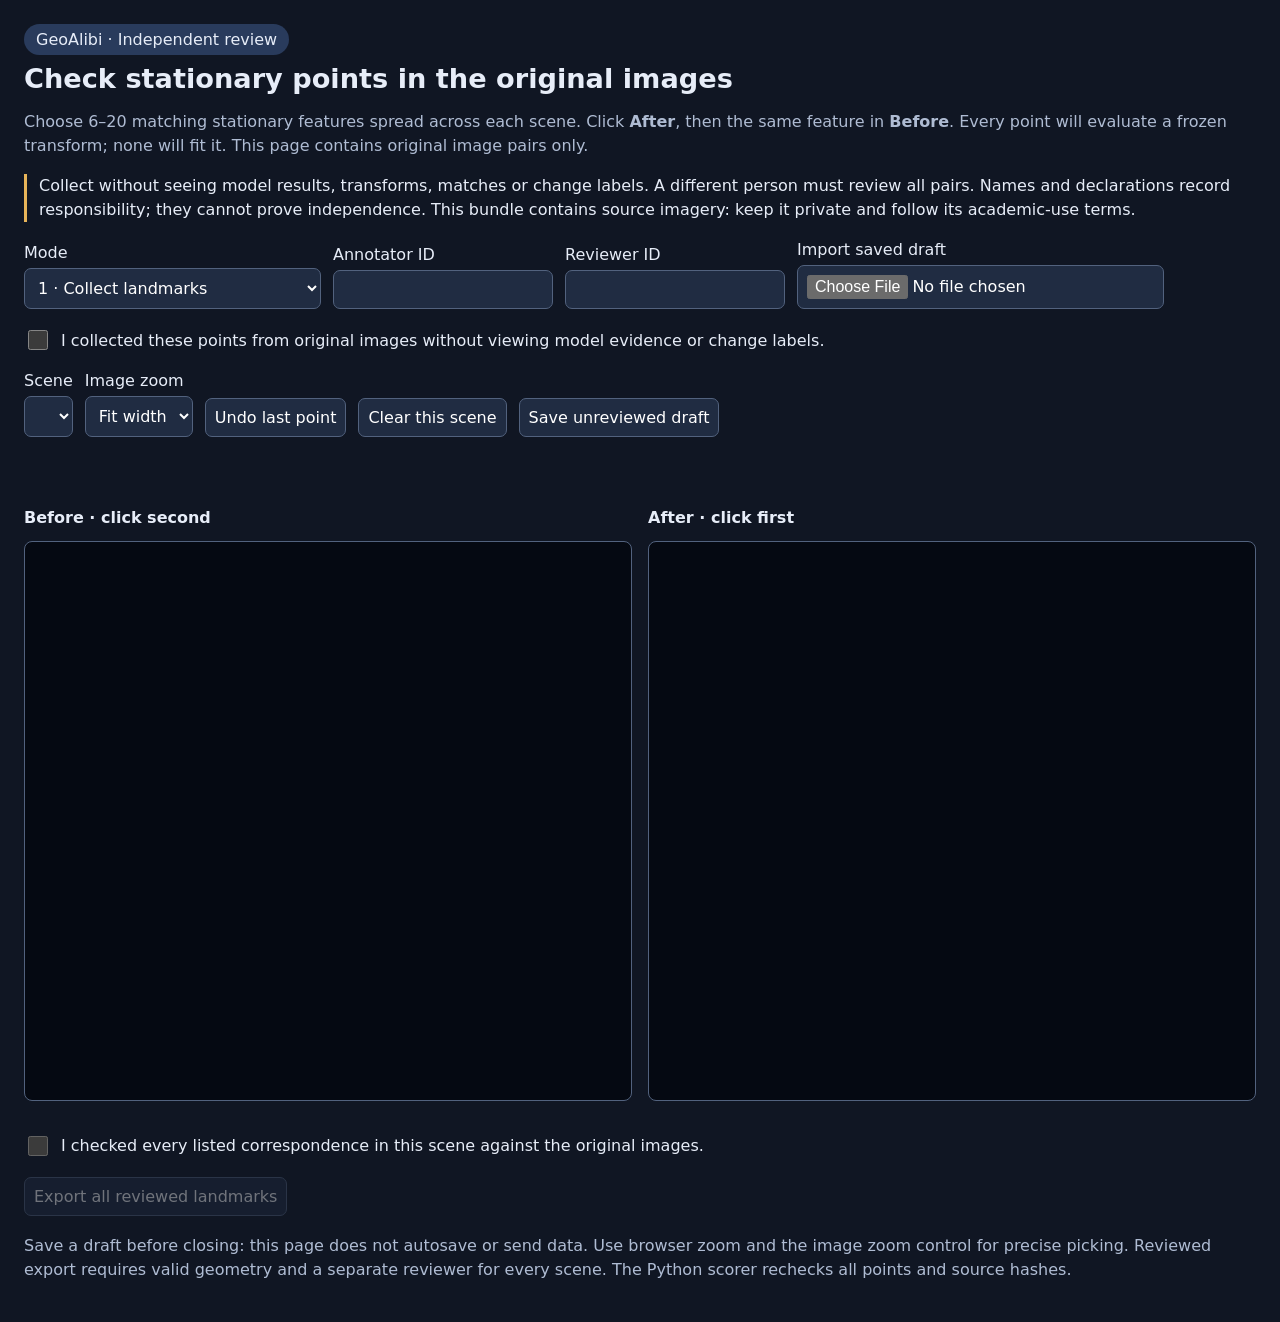
<file: geoalibi/static/alignment-review.html>
<!doctype html><html lang="en"><head><meta charset="utf-8"><meta name="viewport" content="width=device-width,initial-scale=1">
<meta http-equiv="Content-Security-Policy" content="default-src 'none'; img-src data:; script-src 'unsafe-inline'; style-src 'unsafe-inline'; connect-src 'none'; form-action 'none'; base-uri 'none'">
<title>GeoAlibi · Independent alignment review</title>
<style>
:root{font:16px system-ui,sans-serif;color:#e7edf8;background:#101623;color-scheme:dark}body{margin:0}main{max-width:1500px;margin:auto;padding:24px}h1{font-size:1.7rem;margin:8px 0}p{line-height:1.5}.muted{color:#afbcd3}.bar{display:flex;gap:12px;flex-wrap:wrap;align-items:end;margin:18px 0}label{display:grid;gap:6px;min-width:0;max-width:100%}input,select,button{box-sizing:border-box;max-width:100%;font:inherit;border:1px solid #52627e;border-radius:7px;padding:9px;background:#202c42;color:#fff}button{cursor:pointer}button:disabled{opacity:.4;cursor:not-allowed}input[type=checkbox]{width:20px;height:20px}.check{display:flex;align-items:center;gap:10px}.panels{display:grid;grid-template-columns:1fr 1fr;gap:16px}.panel{min-width:0}.viewport{overflow:auto;height:62vh;border:1px solid #52627e;border-radius:8px;background:#050912}canvas{display:block;width:100%;height:auto;touch-action:manipulation;cursor:crosshair}h2{font-size:1rem}.pill{display:inline-block;background:#293b5c;border-radius:20px;padding:6px 12px}#status{min-height:24px;color:#b7d7ff}#points{max-height:140px;overflow:auto;white-space:pre-wrap}.warning{border-left:3px solid #e7b459;padding-left:12px}a{color:#c0d7ff}@media(max-width:700px){main{padding:14px}.panels{grid-template-columns:1fr}.viewport{height:45vh}}
</style></head><body><main>
<span class="pill">GeoAlibi · Independent review</span><h1>Check stationary points in the original images</h1>
<p class="muted">Choose 6–20 matching stationary features spread across each scene. Click <strong>After</strong>, then the same feature in <strong>Before</strong>. Every point will evaluate a frozen transform; none will fit it. This page contains original image pairs only.</p>
<p class="warning">Collect without seeing model results, transforms, matches or change labels. A different person must review all pairs. Names and declarations record responsibility; they cannot prove independence. This bundle contains source imagery: keep it private and follow its academic-use terms.</p>
<div class="bar"><label>Mode<select id="mode"><option value="collect">1 · Collect landmarks</option><option value="review">2 · Independently review a draft</option></select></label>
<label>Annotator ID<input id="annotator" maxlength="120" autocomplete="off"></label><label>Reviewer ID<input id="reviewer" maxlength="120" autocomplete="off" disabled></label>
<label>Import saved draft<input id="import" type="file" accept="application/json,.json"></label></div>
<label class="check"><input id="attest" type="checkbox"><span id="attestText">I collected these points from original images without viewing model evidence or change labels.</span></label>
<div class="bar"><label>Scene<select id="scene"></select></label><label>Image zoom<select id="zoom"><option value="1">Fit width</option><option value="2">2×</option><option value="3">3×</option></select></label><button id="undo">Undo last point</button><button id="clear">Clear this scene</button><button id="draft">Save unreviewed draft</button></div>
<p id="progress"></p><p id="status" role="status" aria-live="polite"></p>
<div class="panels"><section class="panel"><h2>Before · click second</h2><div class="viewport"><canvas id="before" aria-label="Before image"></canvas></div></section><section class="panel"><h2>After · click first</h2><div class="viewport"><canvas id="after" aria-label="After image"></canvas></div></section></div>
<pre id="points"></pre><label class="check"><input id="approve" type="checkbox" disabled><span>I checked every listed correspondence in this scene against the original images.</span></label>
<div class="bar"><button id="export" disabled>Export all reviewed landmarks</button></div>
<p class="muted">Save a draft before closing: this page does not autosave or send data. Use browser zoom and the image zoom control for precise picking. Reviewed export requires valid geometry and a separate reviewer for every scene. The Python scorer rechecks all points and source hashes.</p>
</main><script>
'use strict';
const task=/* REVIEW_TASK */;
const $=id=>document.getElementById(id), clone=x=>JSON.parse(JSON.stringify(x));
let imageGeneration=0;
let records=task.pairs.map(p=>({...p,landmarks:[],collection_basis:null})), approvals=records.map(()=>null), pending=null, loaded=false;
const images={before:new Image(),after:new Image()};
const index=()=>Number($('scene').value), current=()=>records[index()], reviewing=()=>$('mode').value==='review';
const normalize=s=>s.trim().toLocaleLowerCase();
const message=s=>$('status').textContent=s;
function hullArea(xy){
 const pts=xy.map(p=>p.slice()).sort((a,b)=>a[0]-b[0]||a[1]-b[1]);
 const cross=(o,a,b)=>(a[0]-o[0])*(b[1]-o[1])-(a[1]-o[1])*(b[0]-o[0]);
 const build=ps=>{let h=[];for(const p of ps){while(h.length>=2&&cross(h[h.length-2],h[h.length-1],p)<=0)h.pop();h.push(p);}return h;};
 const a=build(pts),b=build(pts.slice().reverse()),h=a.slice(0,-1).concat(b.slice(0,-1));
 return Math.abs(h.reduce((s,p,i)=>s+p[0]*h[(i+1)%h.length][1]-p[1]*h[(i+1)%h.length][0],0))/2;
}
function geometry(r,complete=true){
 const rows=r.landmarks;
 if(!Array.isArray(rows)||rows.length>20||complete&&rows.length<6)return 'Choose 6–20 correspondences.';
 if(rows.some(p=>!Array.isArray(p)||p.length!==4||p.some(v=>typeof v!=='number'||!Number.isFinite(v))||p.some((v,i)=>v<0||v>=(i%2===0?r.width:r.height))))return 'A point is outside its original image bounds.';
 if(!complete)return '';
 for(const offset of [0,2]){const xy=rows.map(p=>p.slice(offset,offset+2));
  for(let i=0;i<xy.length;i++)for(let j=0;j<i;j++)if(Math.hypot(xy[i][0]-xy[j][0],xy[i][1]-xy[j][1])<2)return 'Points must be distinct in both images.';
  if(hullArea(xy)<.1*r.width*r.height)return 'Spread points across at least 10% of each scene.';
 }return '';
}
function sameIdentity(r,p){return ['file','before_sha256','after_sha256','label_sha256','width','height'].every(k=>r[k]===p[k]);}
function draw(){for(const side of ['before','after']){
 const c=$(side),ctx=c.getContext('2d'),r=current();c.width=r.width;c.height=r.height;c.style.width=(100*Number($('zoom').value))+'%';
 if(images[side].complete&&images[side].naturalWidth)ctx.drawImage(images[side],0,0,c.width,c.height);
 const off=side==='after'?0:2;const points=r.landmarks.map(p=>p.slice(off,off+2));if(side==='after'&&pending)points.push(pending);
 points.forEach((p,i)=>{ctx.strokeStyle='#fff';ctx.fillStyle='#ffcf58';ctx.lineWidth=2;ctx.beginPath();ctx.arc(p[0],p[1],7,0,Math.PI*2);ctx.stroke();ctx.font='bold 19px sans-serif';ctx.fillText(String(i+1),p[0]+10,p[1]-8);});
}}
function controls(){
 const r=current(),review=reviewing(),reviewer=$('reviewer').value.trim(),author=$('annotator').value.trim();
 const validReviewer=reviewer&&author&&normalize(reviewer)!==normalize(author)&&$('attest').checked;
 $('annotator').disabled=review;$('reviewer').disabled=!review;$('undo').disabled=review;$('clear').disabled=review;
 $('approve').disabled=!review||!validReviewer||!!geometry(r)||r.collection_basis!=='independent-original-image-review';
 $('approve').checked=approvals[index()]===reviewer&&!!reviewer;
 $('export').disabled=!review||!validReviewer||records.some((p,i)=>geometry(p)||p.collection_basis!=='independent-original-image-review'||approvals[i]!==reviewer);
 $('progress').textContent=`Scene ${index()+1} of ${records.length} · ${r.landmarks.length}/20 points · ${approvals.filter(Boolean).length}/${records.length} reviewed`;
 $('points').textContent=r.landmarks.map((p,i)=>`${i+1}: After (${p[0].toFixed(2)}, ${p[1].toFixed(2)}) → Before (${p[2].toFixed(2)}, ${p[3].toFixed(2)})`).join('\n');
}
async function show(){const generation=++imageGeneration;loaded=false;pending=null;message('Loading original pair…');const r=current(),nextImages={before:new Image(),after:new Image()};
 const load=(side)=>new Promise((resolve,reject)=>{nextImages[side].onload=resolve;nextImages[side].onerror=reject;nextImages[side].src=r[side];});
 try{await Promise.all([load('before'),load('after')]);if(generation!==imageGeneration)return;Object.assign(images,nextImages);loaded=true;draw();controls();message(reviewing()?'Review every point against both original images.':'Click After, then Before for each matching feature.');}catch{if(generation===imageGeneration)message('Could not decode this image pair.');}
}
function changed(){approvals[index()]=null;current().collection_basis=null;$('attest').checked=false;draw();controls();}
for(const side of ['before','after'])$(side).addEventListener('click',event=>{
 if(reviewing()||!loaded)return;const c=$(side),rect=c.getBoundingClientRect(),p=[(event.clientX-rect.left)*c.width/rect.width,(event.clientY-rect.top)*c.height/rect.height];
 if(p[0]<0||p[1]<0||p[0]>=c.width||p[1]>=c.height)return;
 if(side==='after'){if(current().landmarks.length>=20){message('Maximum 20 points; undo one to replace it.');return;}pending=p;draw();message('Now click the matching feature in Before.');}
 else if(pending){current().landmarks.push([...pending,...p]);pending=null;changed();message('Point saved. Click After for the next pair.');}else message('Click the After image first.');
});
$('undo').onclick=()=>{if(reviewing())return;if(pending)pending=null;else current().landmarks.pop();changed();};
$('clear').onclick=()=>{if(reviewing())return;current().landmarks=[];pending=null;changed();};
$('scene').onchange=show;$('zoom').onchange=draw;
$('mode').onchange=()=>{approvals=records.map(()=>null);$('attest').checked=false;pending=null;$('attestText').textContent=reviewing()?'I am a different reviewer and checked the original images without viewing model evidence or change labels.':'I collected these points from original images without viewing model evidence or change labels.';draw();controls();message(reviewing()?'Import an independently collected draft, then review every scene.':'Collect from originals and save an unreviewed draft.');};
for(const id of ['annotator','reviewer','attest'])$(id).onchange=()=>{approvals=records.map(()=>null);controls();};
$('approve').onchange=()=>{if($('approve').disabled)return;approvals[index()]=$('approve').checked?$('reviewer').value.trim():null;controls();};
function download(object,name){const blob=new Blob([JSON.stringify(object,null,2)+'\n'],{type:'application/json'}),url=URL.createObjectURL(blob),a=document.createElement('a');a.href=url;a.download=name;a.click();setTimeout(()=>URL.revokeObjectURL(url),1000);}
function row(r){const {before,after,...data}=r;return data;}
$('draft').onclick=()=>{
 const author=$('annotator').value.trim();if(!author){message('Enter the annotator ID before saving.');return;}
 const basis=!reviewing()&&$('attest').checked?'independent-original-image-review':null;
 if(!reviewing())records.forEach(r=>r.collection_basis=basis);
 download({schema:'geoalibi-alignment-draft-v1',dataset_manifest_sha256:task.dataset_manifest_sha256,annotator:author,pairs:records.map(row)},'alignment-unreviewed-draft.json');controls();message('Unreviewed draft saved. Send it with this private image bundle to a different reviewer.');
};
$('import').onchange=async()=>{
 try{const file=$('import').files[0];if(!file)return;if(file.size>256000)throw Error('Draft is too large.');const d=JSON.parse(await file.text());
 if(d.schema!=='geoalibi-alignment-draft-v1'||d.dataset_manifest_sha256!==task.dataset_manifest_sha256||typeof d.annotator!=='string'||!d.annotator.trim()||!Array.isArray(d.pairs)||d.pairs.length!==task.pairs.length)throw Error('Draft schema, task binding or complete pair set differs.');
 const map=new Map(d.pairs.map(r=>[r.file,r]));if(map.size!==task.pairs.length)throw Error('Duplicate draft filenames.');
 const next=task.pairs.map(p=>{const r=map.get(p.file);if(!r||!sameIdentity(r,p)||geometry(r,false))throw Error('Draft image binding or coordinates differ.');return {...p,landmarks:clone(r.landmarks),collection_basis:r.collection_basis==='independent-original-image-review'?r.collection_basis:null};});
 records=next;$('annotator').value=d.annotator.trim();approvals=records.map(()=>null);$('attest').checked=false;await show();message('Draft imported. All prior approvals are cleared.');
 }catch(error){message('Import rejected: '+error.message);}finally{$('import').value='';}
};
$('export').onclick=()=>{
 controls();if($('export').disabled)return;
 download({schema:'geoalibi-landmarks-v1',dataset_manifest_sha256:task.dataset_manifest_sha256,pairs:records.map(r=>({...row(r),coordinate_space:'processed-original-images',annotator:$('annotator').value.trim(),reviewer:$('reviewer').value.trim(),reviewed:true}))},'alignment-reviewed-landmarks.json');message('Reviewed manifest exported. Freeze it before scoring; do not edit points to improve residuals.');
};
task.pairs.forEach((p,i)=>{const option=document.createElement('option');option.value=String(i);option.textContent=p.file;$('scene').append(option);});controls();show();
</script></body></html>
</file>
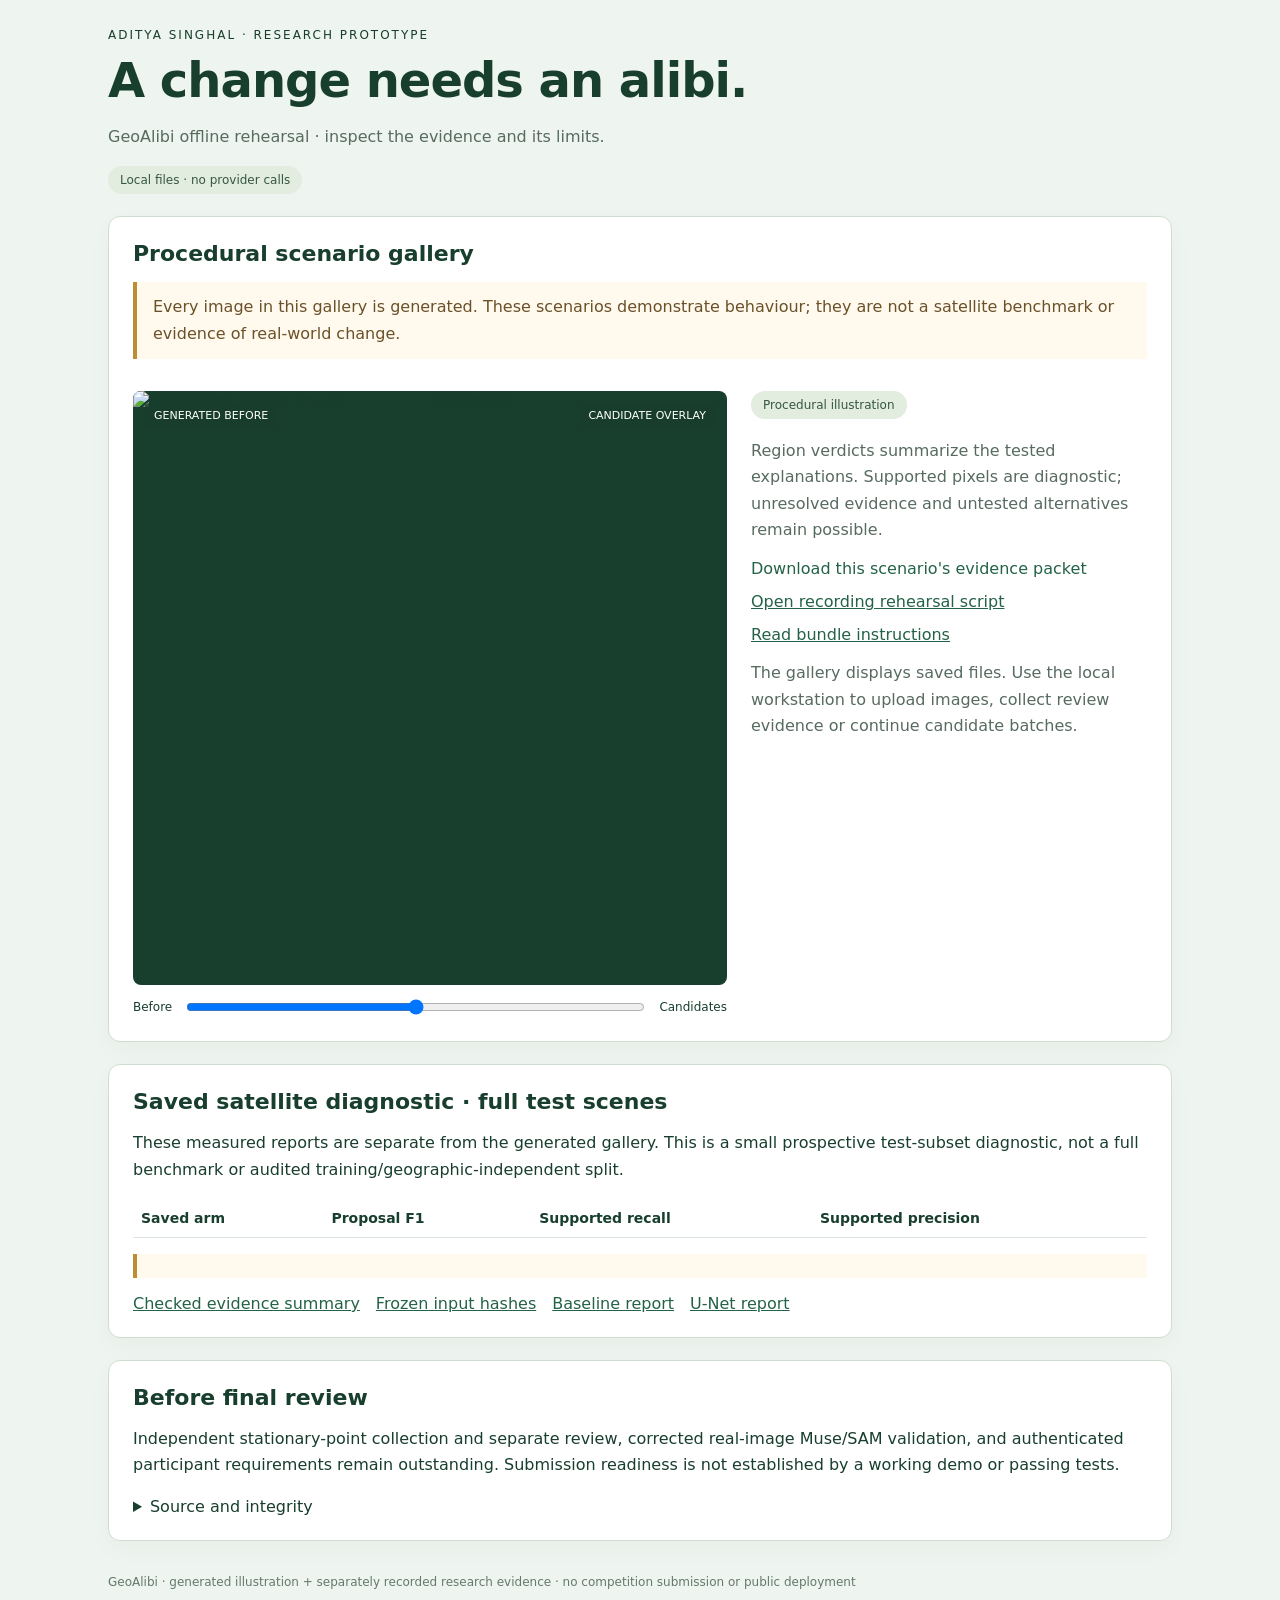
<file: geoalibi/static/demo-player.html>
<!doctype html><html lang="en"><head><meta charset="utf-8"><meta name="viewport" content="width=device-width,initial-scale=1">
<meta http-equiv="Content-Security-Policy" content="default-src 'none'; img-src 'self' data: file:; script-src 'unsafe-inline'; style-src 'unsafe-inline'; connect-src 'none'; form-action 'none'; base-uri 'none'">
<title>GeoAlibi · Offline rehearsal</title><style>
:root{font:16px system-ui,sans-serif;background:#eef4ef;color:#183e2d}*{box-sizing:border-box}body{margin:0}main{max-width:1120px;margin:auto;padding:28px}h1{font-size:clamp(28px,5vw,48px);margin:10px 0;letter-spacing:-1px}h2{font-size:22px;margin:0 0 12px}p{line-height:1.65}.eyebrow{font-size:12px;letter-spacing:2px;text-transform:uppercase}.muted{color:#576b60}.badge{display:inline-block;background:#e2ecdf;color:#355740;padding:7px 12px;border-radius:20px;font-size:12px}.panel{background:#fff;padding:24px;border:1px solid #cfddd2;border-radius:12px;margin:22px 0;box-shadow:0 8px 24px #183e2d08}.warning{border-left:4px solid #be8c34;background:#fff9ee;padding:12px 16px;color:#6b5128}.scenarios{display:flex;gap:8px;flex-wrap:wrap;margin-bottom:16px}button,a.button{font:inherit;font-size:13px;border:1px solid #b2c5b8;border-radius:6px;padding:10px;background:#fff;color:#264b36;cursor:pointer}button[aria-pressed=true]{background:#254f39;color:white}button:focus-visible,a:focus-visible,input:focus-visible{outline:3px solid #b6752a;outline-offset:3px}.gallery{display:grid;grid-template-columns:minmax(0,1.5fr) minmax(220px,1fr);gap:24px}.viewport{position:relative;aspect-ratio:1;overflow:hidden;background:#183e2d;border-radius:8px}.viewport img{display:block;width:100%;height:100%;object-fit:contain}#layer{position:absolute;inset:0;clip-path:inset(0 0 0 50%)}.image-tag{position:absolute;top:12px;background:#183e2dd9;color:white;padding:6px 9px;border-radius:4px;font-size:11px}.left{left:12px}.right{right:12px}.scrubber{display:flex;align-items:center;gap:12px;margin-top:12px;font-size:12px}input{min-width:0;width:100%}.counts{font-size:18px;line-height:1.7}a{color:#236246;overflow-wrap:anywhere}.downloads{display:flex;flex-direction:column;gap:14px}.table-wrap{overflow:auto}table{border-collapse:collapse;width:100%;font-size:14px}th,td{padding:11px 8px;text-align:left;border-bottom:1px solid #dce5de}th{font-weight:600}.hash{font:11px ui-monospace,monospace;overflow-wrap:anywhere}.links{display:flex;gap:16px;flex-wrap:wrap}footer{font-size:12px;color:#65796b;padding:12px 0}details{margin-top:18px}@media(max-width:720px){main{padding:16px}.panel{padding:16px}.gallery{grid-template-columns:1fr}table{font-size:12px}th,td{padding:9px 5px}.image-tag{font-size:9px}.counts{font-size:16px}}
</style></head><body><main>
<div class="eyebrow">Aditya Singhal · Research prototype</div><h1>A change needs an alibi.</h1><p class="muted">GeoAlibi offline rehearsal · inspect the evidence and its limits.</p><span class="badge">Local files · no provider calls</span>
<section class="panel"><h2>Procedural scenario gallery</h2><p class="warning">Every image in this gallery is generated. These scenarios demonstrate behaviour; they are not a satellite benchmark or evidence of real-world change.</p>
<div class="scenarios" role="group" aria-label="Procedural scenario"><!--SCENARIOS--></div><div class="gallery"><div><div class="viewport"><img id="before" alt="Generated before image"><div id="layer"><img id="overlay" alt="Generated candidate overlay after alignment"></div><span class="image-tag left">GENERATED BEFORE</span><span class="image-tag right">CANDIDATE OVERLAY</span></div><label class="scrubber">Before <input id="comparison" type="range" min="0" max="100" value="50" aria-label="Before candidate comparison position"> Candidates</label></div>
<div><span class="badge">Procedural illustration</span><h3 id="scenario-title"></h3><p id="counts" class="counts" aria-live="polite"></p><p class="muted">Region verdicts summarize the tested explanations. Supported pixels are diagnostic; unresolved evidence and untested alternatives remain possible.</p><div class="downloads"><a id="packet" download>Download this scenario's evidence packet</a><a href="RECORDING_SCRIPT.md">Open recording rehearsal script</a><a href="README.md">Read bundle instructions</a></div><p class="muted">The gallery displays saved files. Use the local workstation to upload images, collect review evidence or continue candidate batches.</p></div></div></section>
<section class="panel" aria-label="Saved satellite evidence"><h2>Saved satellite diagnostic · <!--PAIR_COUNT--> full test scenes</h2><p>These measured reports are separate from the generated gallery. This is a small prospective test-subset diagnostic, not a full benchmark or audited training/geographic-independent split.</p><div class="table-wrap"><table><thead><tr><th>Saved arm</th><th>Proposal F1</th><th>Supported recall</th><th>Supported precision</th></tr></thead><tbody><!--RESULTS--></tbody></table></div><p class="warning"><!--EVIDENCE_STATUS--></p><div class="links"><a href="recorded-research-evidence.json">Checked evidence summary</a><a href="research-inputs.json">Frozen input hashes</a><a href="research-baseline.json">Baseline report</a><a href="research-unet.json">U-Net report</a></div></section>
<section class="panel"><h2>Before final review</h2><p>Independent stationary-point collection and separate review, corrected real-image Muse/SAM validation, and authenticated participant requirements remain outstanding. Submission readiness is not established by a working demo or passing tests.</p><details><summary>Source and integrity</summary><p class="hash">Source manifest SHA-256: <!--SOURCE--></p><p>Unsigned checksums detect content differences relative to the manifest; they do not authenticate acquisition, execution or correctness.</p><div class="links"><a href="manifest.json">Bundle checksums</a><a href="SOURCE_MANIFEST.json">Source manifest</a><a href="summary.json">Rehearsal summary</a></div></details></section>
<footer>GeoAlibi · generated illustration + separately recorded research evidence · no competition submission or public deployment</footer>
</main><script>
'use strict';const buttons=[...document.querySelectorAll('[data-case]')];
function select(button){for(const b of buttons)b.setAttribute('aria-pressed',String(b===button));const id=button.dataset.case;document.getElementById('before').src=id+'-before.png';document.getElementById('overlay').src=id+'-overlay.png';document.getElementById('packet').href=id+'.zip';document.getElementById('scenario-title').textContent=button.dataset.title;document.getElementById('counts').textContent=`${button.dataset.supported} supported · ${button.dataset.artifact} nuisance explained · ${button.dataset.review} review needed regions`;}
for(const button of buttons)button.onclick=()=>select(button);document.getElementById('comparison').oninput=event=>document.getElementById('layer').style.clipPath=`inset(0 0 0 ${event.target.value}%)`;select(buttons[0]);
</script></body></html>
</file>
